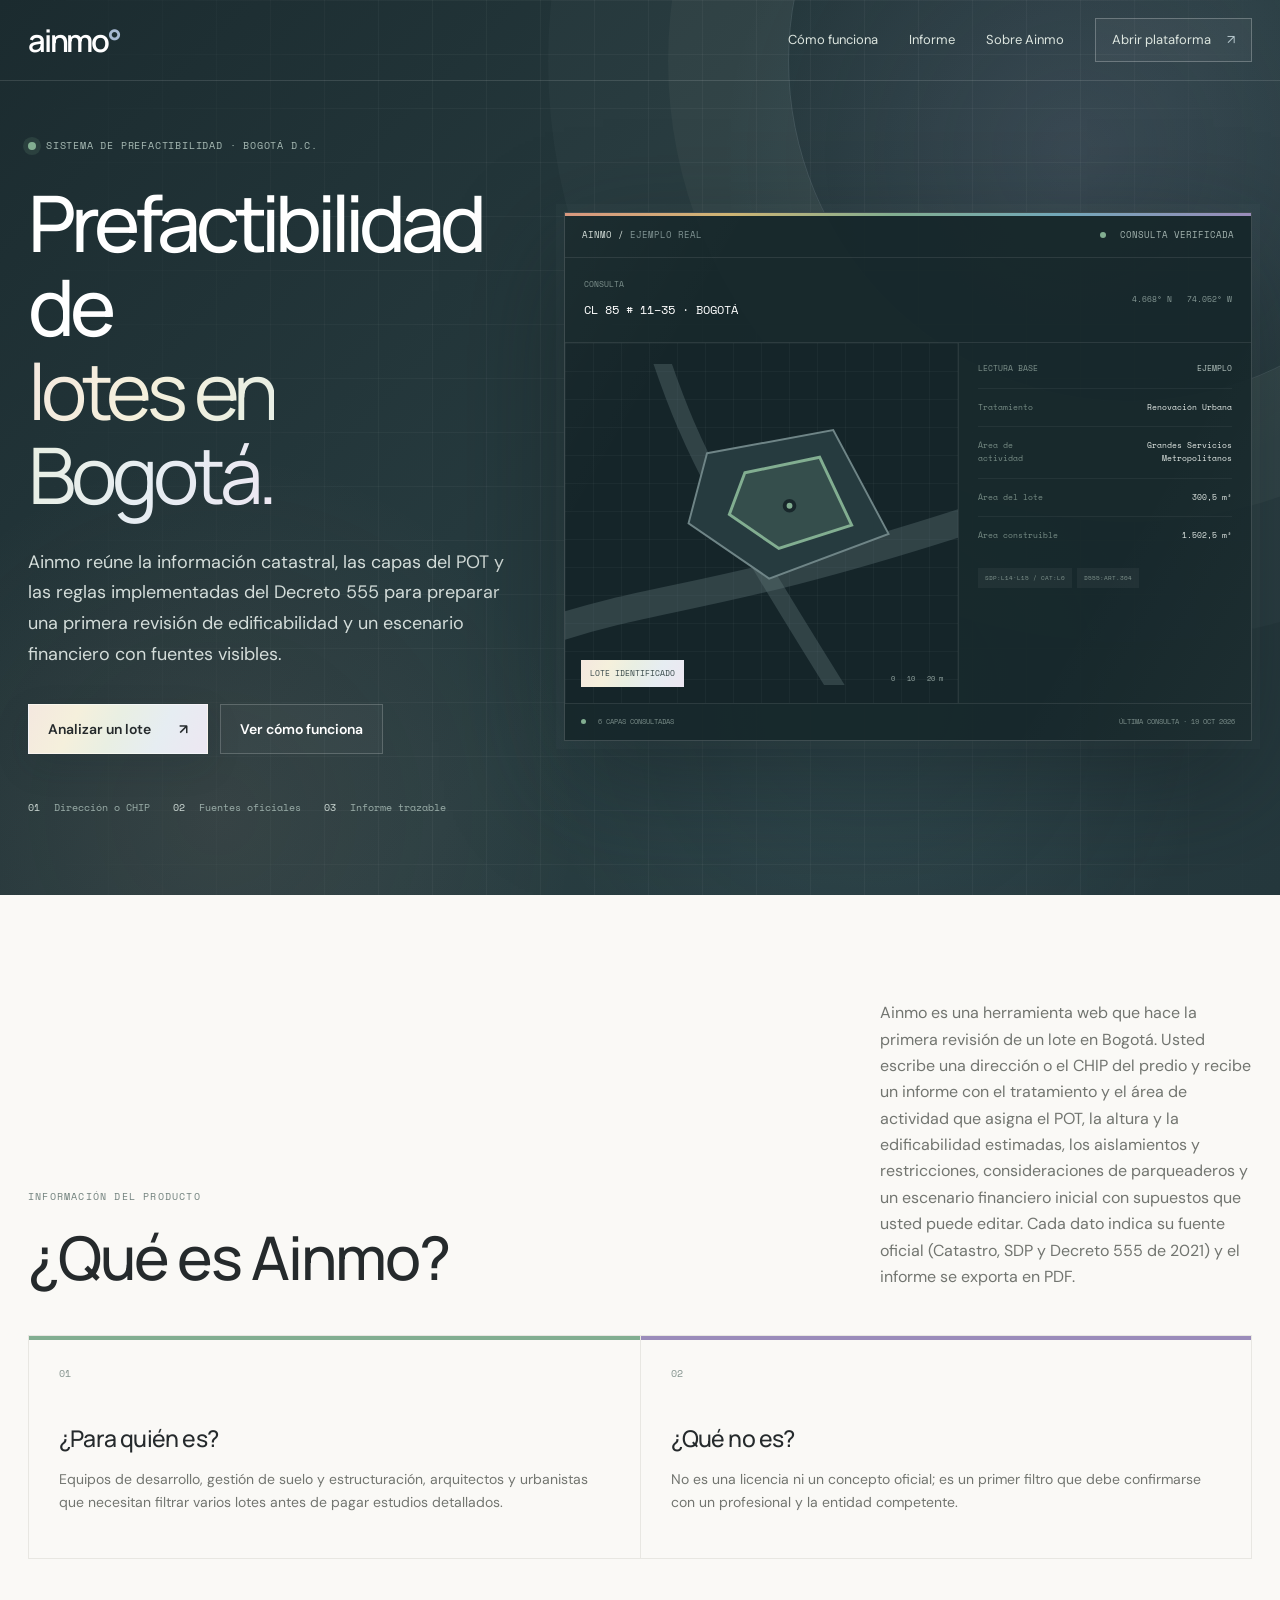
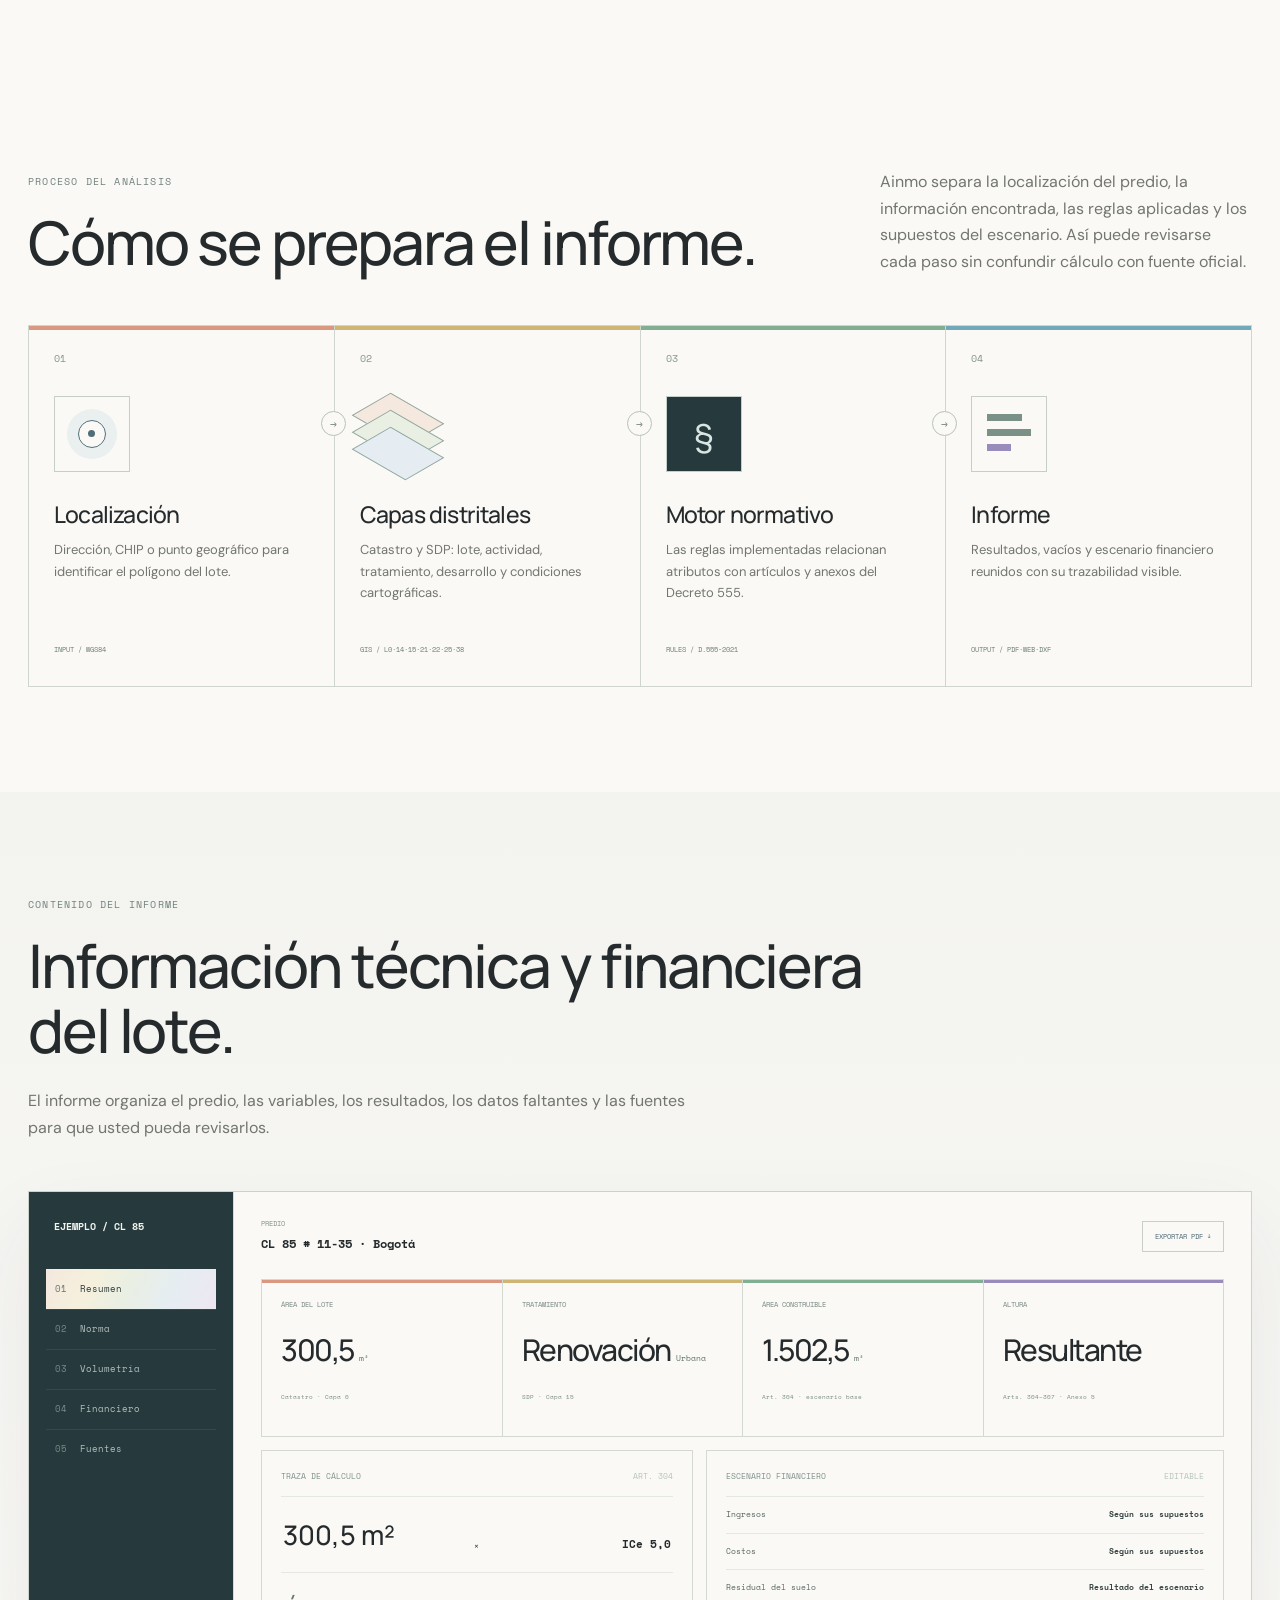
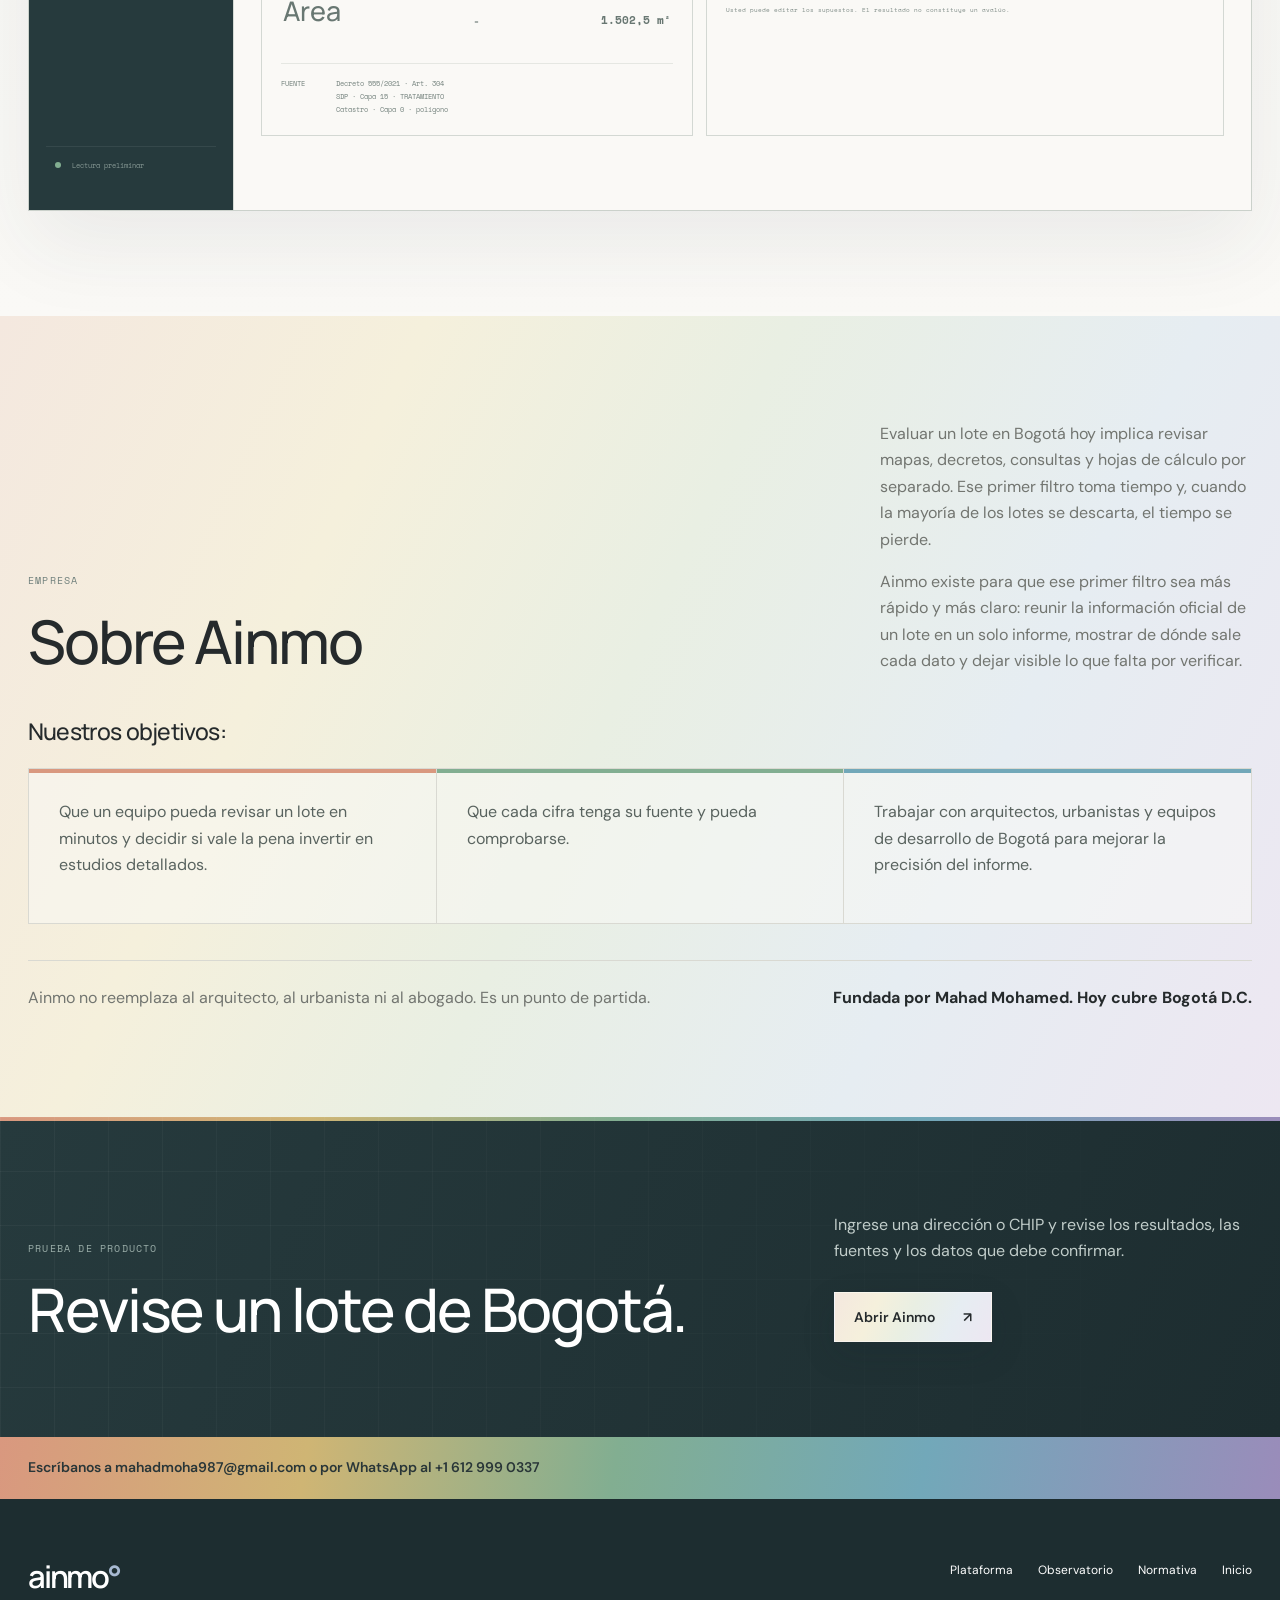
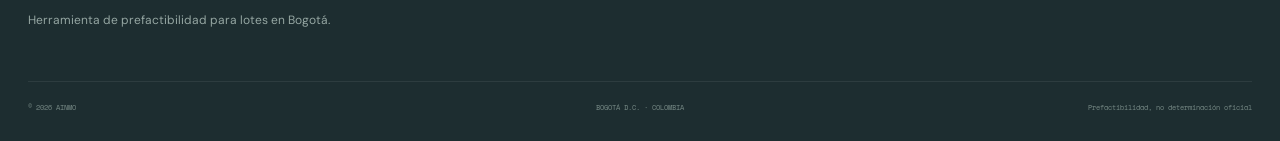
<file: empresa.html>
<!doctype html>
<html lang="es-CO">
<head>
  <meta charset="utf-8">
  <meta name="viewport" content="width=device-width,initial-scale=1">
  <title>Ainmo — Prefactibilidad técnica de lotes en Bogotá</title>
  <meta name="description" content="Ainmo conecta Catastro, cartografía distrital y Decreto 555 para producir una primera lectura urbanística, volumétrica y financiera de un lote en Bogotá.">
  <link rel="canonical" href="https://ainmo.uk/empresa">
  <meta property="og:title" content="Ainmo — Prefactibilidad técnica de lotes en Bogotá">
  <meta property="og:description" content="De una dirección o CHIP a una lectura urbanística, volumétrica y financiera trazable.">
  <meta property="og:image" content="https://ainmo.uk/static/ainmo-bogota-hero.jpg">
  <meta property="og:type" content="website">
  <meta name="theme-color" content="#263a3d">
  <link rel="icon" href="/static/favicon.svg" type="image/svg+xml">
  <link rel="preconnect" href="https://fonts.googleapis.com">
  <link rel="preconnect" href="https://fonts.gstatic.com" crossorigin>
  <link href="https://fonts.googleapis.com/css2?family=DM+Sans:wght@400;500;600&family=Manrope:wght@400;500;600&family=Space+Mono:wght@400;700&display=swap" rel="stylesheet">
  <link rel="stylesheet" href="/static/empresa.css?v=20261019d">
  <script type="application/ld+json">
  {
    "@context": "https://schema.org",
    "@type": "SoftwareApplication",
    "name": "Ainmo",
    "url": "https://ainmo.uk/empresa",
    "applicationCategory": "BusinessApplication",
    "operatingSystem": "Web",
    "description": "Herramienta de prefactibilidad urbanística para lotes en Bogotá con trazabilidad normativa y cartográfica.",
    "inLanguage": "es-CO",
    "creator": {"@type": "Person", "name": "Mahad Mohamed"}
  }
  </script>
</head>
<body>
  <a class="skip" href="#contenido">Saltar al contenido</a>
  <nav class="nav" aria-label="Navegación principal">
    <div class="shell nav-inner">
      <a class="brand" href="/" aria-label="Ainmo, inicio">ainmo<span>°</span></a>
      <div class="nav-links">
        <a href="#sistema">Cómo funciona</a>
        <a href="#informe">Informe</a>
        <a href="#sobre-ainmo">Sobre Ainmo</a>
        <a class="nav-cta" href="/app">Abrir plataforma <span aria-hidden="true">↗</span></a>
      </div>
    </div>
  </nav>

  <main id="contenido">
    <header class="hero">
      <div class="hero-grid" aria-hidden="true"></div>
      <div class="shell hero-layout">
        <div class="hero-copy">
          <div class="system-label"><span></span> SISTEMA DE PREFACTIBILIDAD · BOGOTÁ D.C.</div>
          <h1>Prefactibilidad de<br><em>lotes en Bogotá.</em></h1>
          <p class="hero-lead">Ainmo reúne la información catastral, las capas del POT y las reglas implementadas del Decreto 555 para preparar una primera revisión de edificabilidad y un escenario financiero con fuentes visibles.</p>
          <div class="hero-actions">
            <a class="button primary" href="/app">Analizar un lote <span>↗</span></a>
            <a class="button secondary" href="#sistema">Ver cómo funciona</a>
          </div>
          <div class="hero-proof">
            <span><b>01</b> Dirección o CHIP</span>
            <span><b>02</b> Fuentes oficiales</span>
            <span><b>03</b> Informe trazable</span>
          </div>
        </div>

        <div class="workstation" aria-label="Ejemplo de la interfaz técnica de Ainmo con un resultado real">
          <div class="ws-bar">
            <div class="ws-brand">AINMO / <span>EJEMPLO REAL</span></div>
            <div class="ws-live"><i></i> CONSULTA VERIFICADA</div>
          </div>
          <div class="ws-address">
            <div><span>CONSULTA</span><strong>CL 85 # 11–35 · BOGOTÁ</strong></div>
            <div class="ws-coord">4.668° N&nbsp;&nbsp; 74.052° W</div>
          </div>
          <div class="ws-body">
            <div class="map-panel">
              <div class="map-grid"></div>
              <svg viewBox="0 0 420 330" role="img" aria-label="Polígono esquemático del lote">
                <path class="road" d="M-10 275 C110 235 165 245 435 157"/>
                <path class="road road-two" d="M105 -10 C140 95 173 151 291 340"/>
                <path class="block" d="M154 92 L284 68 L341 175 L218 221 L135 164 Z"/>
                <path class="parcel" d="M193 112 L270 96 L303 166 L228 190 L177 155 Z"/>
                <circle cx="239" cy="146" r="5"/>
              </svg>
              <div class="map-chip">LOTE IDENTIFICADO</div>
              <div class="map-scale">0&nbsp;&nbsp;&nbsp;10&nbsp;&nbsp;&nbsp;20 m</div>
            </div>
            <div class="data-panel">
              <div class="data-title"><span>LECTURA BASE</span><b>EJEMPLO</b></div>
              <dl>
                <div><dt>Tratamiento</dt><dd>Renovación Urbana</dd></div>
                <div><dt>Área de actividad</dt><dd>Grandes Servicios Metropolitanos</dd></div>
                <div><dt>Área del lote</dt><dd>300,5 m²</dd></div>
                <div><dt>Área construible</dt><dd>1.502,5 m²</dd></div>
              </dl>
              <div class="source-code"><span>SDP:L14·L15 / CAT:L0</span><span>D555:ART.304</span></div>
            </div>
          </div>
          <div class="ws-footer">
            <span><i class="ok"></i> 6 CAPAS CONSULTADAS</span>
            <span>ÚLTIMA CONSULTA · 19 OCT 2026</span>
          </div>
        </div>
      </div>
    </header>

    <section class="section system" id="que-es-ainmo">
      <div class="shell">
        <div class="section-heading split compact">
          <div>
            <p class="kicker">INFORMACIÓN DEL PRODUCTO</p>
            <h2>¿Qué es Ainmo?</h2>
          </div>
          <p>Ainmo es una herramienta web que hace la primera revisión de un lote en Bogotá. Usted escribe una dirección o el CHIP del predio y recibe un informe con el tratamiento y el área de actividad que asigna el POT, la altura y la edificabilidad estimadas, los aislamientos y restricciones, consideraciones de parqueaderos y un escenario financiero inicial con supuestos que usted puede editar. Cada dato indica su fuente oficial (Catastro, SDP y Decreto 555 de 2021) y el informe se exporta en PDF.</p>
        </div>
        <div class="user-grid about-grid">
          <article><span>01</span><h3>¿Para quién es?</h3><p>Equipos de desarrollo, gestión de suelo y estructuración, arquitectos y urbanistas que necesitan filtrar varios lotes antes de pagar estudios detallados.</p></article>
          <article><span>02</span><h3>¿Qué no es?</h3><p>No es una licencia ni un concepto oficial; es un primer filtro que debe confirmarse con un profesional y la entidad competente.</p></article>
        </div>
      </div>
    </section>

    <section class="section system" id="sistema">
      <div class="shell">
        <div class="section-heading split">
          <div>
            <p class="kicker">PROCESO DEL ANÁLISIS</p>
            <h2>Cómo se prepara el informe.</h2>
          </div>
          <p>Ainmo separa la localización del predio, la información encontrada, las reglas aplicadas y los supuestos del escenario. Así puede revisarse cada paso sin confundir cálculo con fuente oficial.</p>
        </div>
        <div class="pipeline" role="list" aria-label="Proceso técnico de Ainmo">
          <article role="listitem">
            <div class="pipe-index">01</div><div class="pipe-icon target-icon"><span></span></div>
            <h3>Localización</h3><p>Dirección, CHIP o punto geográfico para identificar el polígono del lote.</p><code>INPUT / WGS84</code>
          </article>
          <article role="listitem">
            <div class="pipe-index">02</div><div class="pipe-icon layers-icon"><i></i><i></i><i></i></div>
            <h3>Capas distritales</h3><p>Catastro y SDP: lote, actividad, tratamiento, desarrollo y condiciones cartográficas.</p><code>GIS / L0·14·15·21·22·25·38</code>
          </article>
          <article role="listitem">
            <div class="pipe-index">03</div><div class="pipe-icon rule-icon"><b>§</b></div>
            <h3>Motor normativo</h3><p>Las reglas implementadas relacionan atributos con artículos y anexos del Decreto 555.</p><code>RULES / D.555-2021</code>
          </article>
          <article role="listitem">
            <div class="pipe-index">04</div><div class="pipe-icon report-icon"><i></i><i></i><i></i></div>
            <h3>Informe</h3><p>Resultados, vacíos y escenario financiero reunidos con su trazabilidad visible.</p><code>OUTPUT / PDF·WEB·DXF</code>
          </article>
        </div>
      </div>
    </section>

    <section class="section report-section" id="informe">
      <div class="shell">
        <div class="section-heading report-heading">
          <p class="kicker">CONTENIDO DEL INFORME</p>
          <h2>Información técnica y financiera del lote.</h2>
          <p>El informe organiza el predio, las variables, los resultados, los datos faltantes y las fuentes para que usted pueda revisarlos.</p>
        </div>
        <div class="report-canvas">
          <aside class="report-nav" aria-label="Secciones del informe">
            <strong>EJEMPLO / CL 85</strong>
            <a class="active" href="#informe"><span>01</span> Resumen</a><a href="#informe"><span>02</span> Norma</a><a href="#informe"><span>03</span> Volumetría</a><a href="#informe"><span>04</span> Financiero</a><a href="#informe"><span>05</span> Fuentes</a>
            <div class="report-nav-status"><i></i> Lectura preliminar</div>
          </aside>
          <div class="report-main">
            <div class="report-topline"><div><span>PREDIO</span><b>CL 85 # 11-35 · Bogotá</b></div><button type="button" tabindex="-1">EXPORTAR PDF ↓</button></div>
            <div class="report-kpis">
              <article><span>ÁREA DEL LOTE</span><strong>300,5</strong><small>m²</small><i>Catastro · Capa 0</i></article>
              <article><span>TRATAMIENTO</span><strong>Renovación</strong><small>Urbana</small><i>SDP · Capa 15</i></article>
              <article><span>ÁREA CONSTRUIBLE</span><strong>1.502,5</strong><small>m²</small><i>Art. 304 · escenario base</i></article>
              <article><span>ALTURA</span><strong>Resultante</strong><small></small><i>Arts. 304–307 · Anexo 5</i></article>
            </div>
            <div class="report-lower">
              <article class="formula-card">
                <div class="card-head"><span>TRAZA DE CÁLCULO</span><b>ART. 304</b></div>
                <div class="formula-line"><em>300,5 m²</em><span>×</span><b>ICe 5,0</b></div>
                <div class="formula-line muted"><em>Área</em><span>=</span><b>1.502,5 m²</b></div>
                <div class="formula-source"><span>FUENTE</span><p>Decreto 555/2021 · Art. 304<br>SDP · Capa 15 · TRATAMIENTO<br>Catastro · Capa 0 · polígono</p></div>
              </article>
              <article class="finance-card">
                <div class="card-head"><span>ESCENARIO FINANCIERO</span><b>EDITABLE</b></div>
                <div class="finance-row"><span>Ingresos</span><b>Según sus supuestos</b></div><div class="finance-row"><span>Costos</span><b>Según sus supuestos</b></div><div class="finance-row"><span>Residual del suelo</span><b>Resultado del escenario</b></div>
                <p>Usted puede editar los supuestos. El resultado no constituye un avalúo.</p>
              </article>
            </div>
          </div>
        </div>
      </div>
    </section>

    <section class="section company" id="sobre-ainmo">
      <div class="shell">
        <div class="section-heading split compact">
          <div><p class="kicker">EMPRESA</p><h2>Sobre Ainmo</h2></div>
          <div class="company-copy">
            <p>Evaluar un lote en Bogotá hoy implica revisar mapas, decretos, consultas y hojas de cálculo por separado. Ese primer filtro toma tiempo y, cuando la mayoría de los lotes se descarta, el tiempo se pierde.</p>
            <p>Ainmo existe para que ese primer filtro sea más rápido y más claro: reunir la información oficial de un lote en un solo informe, mostrar de dónde sale cada dato y dejar visible lo que falta por verificar.</p>
          </div>
        </div>
        <h3 class="company-goals-title">Nuestros objetivos:</h3>
        <ul class="company-goals">
          <li>Que un equipo pueda revisar un lote en minutos y decidir si vale la pena invertir en estudios detallados.</li>
          <li>Que cada cifra tenga su fuente y pueda comprobarse.</li>
          <li>Trabajar con arquitectos, urbanistas y equipos de desarrollo de Bogotá para mejorar la precisión del informe.</li>
        </ul>
        <div class="company-note">
          <p>Ainmo no reemplaza al arquitecto, al urbanista ni al abogado. Es un punto de partida.</p>
          <p><strong>Fundada por Mahad Mohamed. Hoy cubre Bogotá D.C.</strong></p>
        </div>
      </div>
    </section>

    <section class="cta">
      <div class="cta-grid" aria-hidden="true"></div>
      <div class="shell cta-inner"><div><p class="kicker">PRUEBA DE PRODUCTO</p><h2>Revise un lote de Bogotá.</h2></div><div><p>Ingrese una dirección o CHIP y revise los resultados, las fuentes y los datos que debe confirmar.</p><a class="button primary" href="/app">Abrir Ainmo <span>↗</span></a></div></div>
    </section>
  </main>

  <div class="contact-line"><div class="shell">Escríbanos a <a href="mailto:mahadmoha987@gmail.com">mahadmoha987@gmail.com</a> o por WhatsApp al <a href="https://wa.me/16129990337">+1 612 999 0337</a></div></div>

  <footer>
    <div class="shell footer-main"><div><a class="brand" href="/">ainmo<span>°</span></a><p>Herramienta de prefactibilidad para lotes en Bogotá.</p></div><div class="footer-links"><a href="/app">Plataforma</a><a href="/observatorio">Observatorio</a><a href="/normativa">Normativa</a><a href="/">Inicio</a></div></div>
    <div class="shell footer-bottom"><span>© 2026 AINMO</span><span>BOGOTÁ D.C. · COLOMBIA</span><span>Prefactibilidad, no determinación oficial</span></div>
  </footer>
</body>
</html>
</file>
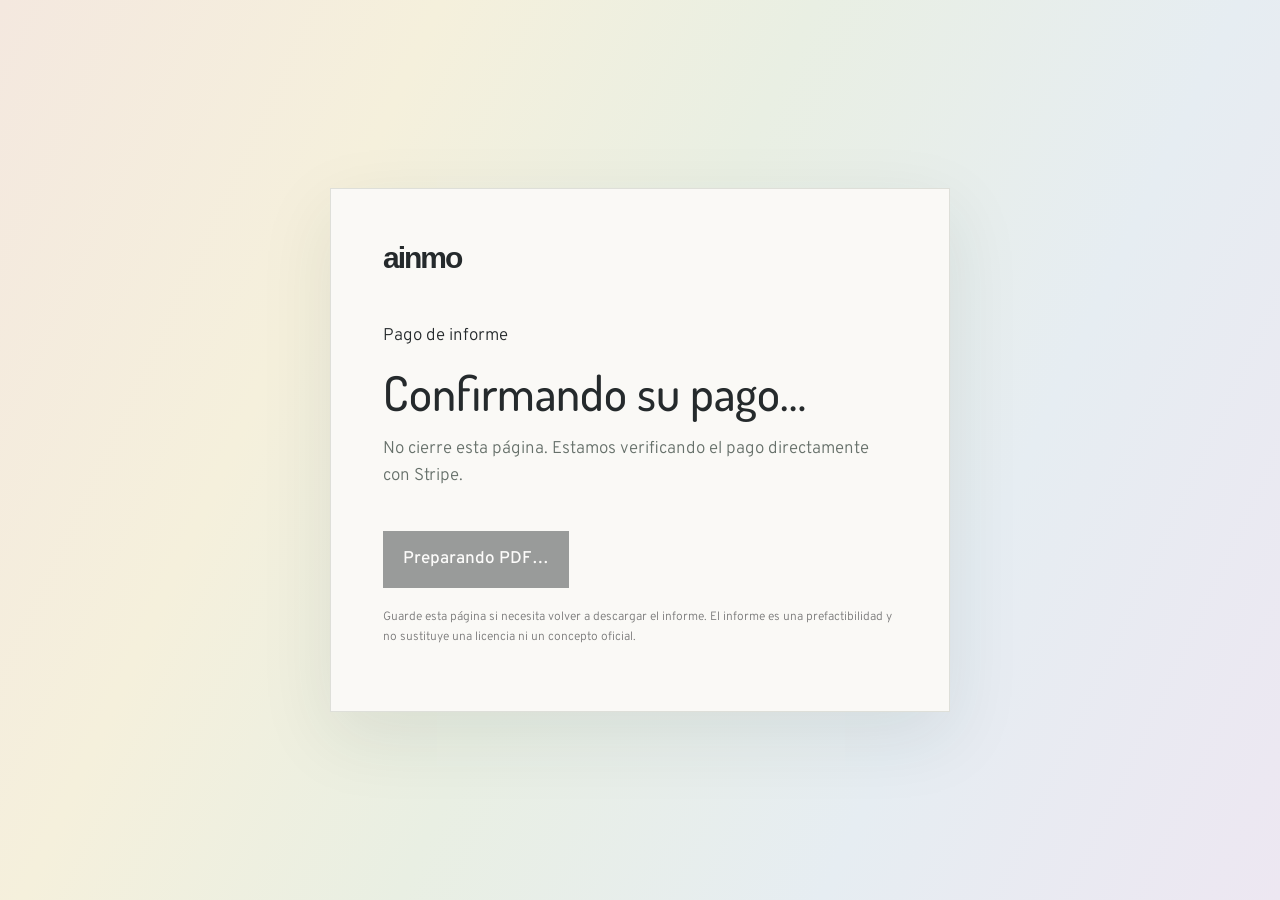
<file: templates/checkout_success.html>
<!doctype html>
<html lang="es-CO">
<head>
  <meta charset="utf-8"><meta name="viewport" content="width=device-width,initial-scale=1">
  <meta name="robots" content="noindex,nofollow">
  <title>Su informe está listo | Ainmo</title>
  <link rel="preconnect" href="https://fonts.googleapis.com"><link rel="preconnect" href="https://fonts.gstatic.com" crossorigin>
  <link href="https://fonts.googleapis.com/css2?family=Dosis:wght@400;500;600&family=Overpass:wght@300;400;500;600&display=swap" rel="stylesheet">
  <style>
    :root{--ink:#252a2c;--muted:#66706a;--paper:#faf9f6;--pearl:linear-gradient(115deg,#f4e8df,#f5f0dc 26%,#e9efe3 48%,#e6edf2 73%,#ede7f2)}
    *{box-sizing:border-box}body{margin:0;min-height:100vh;display:grid;place-items:center;background:var(--pearl);color:var(--ink);font:300 17px/1.6 Overpass,sans-serif;padding:24px}.card{width:min(620px,100%);background:var(--paper);padding:52px;border:1px solid #dedfd9;box-shadow:0 24px 70px #24393418}.logo{font:600 30px Arial,sans-serif;letter-spacing:-2px;margin-bottom:48px}h1{font:500 48px/1.05 Dosis,sans-serif;margin:0 0 18px}.message{color:var(--muted)}.button{display:inline-flex;margin-top:24px;background:var(--ink);color:#fff;text-decoration:none;padding:15px 20px;font-weight:500;border:0;cursor:pointer}.button[aria-disabled=true]{opacity:.45;pointer-events:none}.error{color:#a33b32}.small{font-size:12px;color:#777;margin-top:20px}@media(max-width:520px){.card{padding:32px}h1{font-size:39px}}
  </style>
</head>
<body><main class="card"><div class="logo">ainmo</div><p>Pago de informe</p><h1 id="title">Confirmando su pago…</h1><p class="message" id="message">No cierre esta página. Estamos verificando el pago directamente con Stripe.</p><a class="button" id="download" aria-disabled="true" href="#">Preparando PDF…</a><p class="small">Guarde esta página si necesita volver a descargar el informe. El informe es una prefactibilidad y no sustituye una licencia ni un concepto oficial.</p></main>
<script>
  const sessionId = {{ session_id | tojson }};
  const title = document.getElementById('title');
  const message = document.getElementById('message');
  const download = document.getElementById('download');
  async function verify(){
    if(!sessionId){ title.textContent='No encontramos el pago'; message.textContent='Vuelva al informe e inicie el pago nuevamente.'; download.hidden=true; return; }
    try{
      const response=await fetch('/api/checkout/status?session_id='+encodeURIComponent(sessionId),{cache:'no-store'});
      const data=await response.json();
      if(!response.ok||!data.ok) throw new Error(data.message||'El pago aún no está confirmado.');
      title.textContent='Su informe está listo';
      message.textContent=(data.address||'Predio consultado')+' · Lote '+data.lotcodigo;
      download.textContent='Descargar informe PDF ↓';
      download.href='/api/report?checkout_session_id='+encodeURIComponent(sessionId);
      download.setAttribute('aria-disabled','false');
    }catch(error){ title.textContent='No pudimos confirmar el pago'; message.textContent=error.message; message.classList.add('error'); download.hidden=true; }
  }
  verify();
</script></body></html>
</file>
<file: static/empresa.css>
:root{--ink:#252a2c;--muted:#727570;--paper:#faf9f6;--paper-2:#f3f3f0;--line:#e8e7e2;--night:#1b2b2f;--night-2:#263a3d;--accent:#516d78;--acid:#82ae91;--mint:#82ae91;--blue:#72a8b9;--peach:#d9987f;--violet:#9a8cba;--rainbow:linear-gradient(100deg,#d9987f 0%,#cfb574 24%,#82ae91 48%,#72a8b9 72%,#9a8cba 100%);--pearl:linear-gradient(115deg,#f4e8df 0%,#f5f0dc 26%,#e9efe3 48%,#e6edf2 73%,#ede7f2 100%)}
*{box-sizing:border-box}html{scroll-behavior:smooth;scroll-padding-top:84px}body{margin:0;background:var(--paper);color:var(--ink);font:400 16px/1.65 'DM Sans',Arial,sans-serif}a{color:inherit;text-decoration:none}h1,h2,h3,p,blockquote,dl,dd{margin-top:0}h1,h2,h3,blockquote{font-family:'Manrope',Arial,sans-serif;line-height:1.08;letter-spacing:-.035em}h2{font-size:clamp(39px,4.7vw,70px);font-weight:500}h3{font-size:23px;font-weight:500}code,.kicker,.system-label,.ws-bar,.pipe-index,.pipeline code,.report-canvas,.footer-bottom{font-family:'Space Mono',monospace}.shell{width:min(1240px,calc(100% - 56px));margin-inline:auto}.skip{position:fixed;top:-80px;left:16px;z-index:100;background:#fff;padding:12px 18px}.skip:focus{top:12px}:focus-visible{outline:3px solid var(--acid);outline-offset:5px}
.brand{font:600 31px/1 'Manrope',sans-serif;letter-spacing:-.07em;color:#fff}.brand span{color:#a7b9d1}.nav{position:absolute;inset:0 0 auto;z-index:30;border-bottom:1px solid #ffffff1f;color:#dce5df}.nav-inner{height:80px;display:flex;align-items:center;justify-content:space-between;gap:30px}.nav-links{display:flex;align-items:center;gap:31px;font-size:13px}.nav-links>a:not(.nav-cta):hover{color:#fff}.nav-cta{padding:10px 16px;border:1px solid #ffffff40;background:#ffffff0a}.nav-cta span{margin-left:13px;color:#b8c9cf}
.hero{position:relative;min-height:760px;overflow:hidden;padding:138px 0 80px;background:radial-gradient(circle at 84% 17%,#9a8cba24 0,transparent 27%),radial-gradient(circle at 68% 78%,#72a8b91f 0,transparent 31%),radial-gradient(circle at 17% 91%,#d9987f16 0,transparent 27%),linear-gradient(135deg,#1b2b2f,#293e42 58%,#25383d);color:#fff}.hero::before{content:'';position:absolute;width:680px;height:680px;right:-190px;top:-280px;border:1px solid #c7d7dd29;border-radius:50%;box-shadow:0 0 0 120px #e9efe309,0 0 0 240px #ede7f206}.hero-grid,.cta-grid{position:absolute;inset:0;background-image:linear-gradient(#ffffff0a 1px,transparent 1px),linear-gradient(90deg,#ffffff0a 1px,transparent 1px);background-size:54px 54px;mask-image:linear-gradient(90deg,transparent,#000 34%,#000 86%,transparent)}.hero-layout{position:relative;z-index:2;display:grid;grid-template-columns:.82fr 1.18fr;gap:58px;align-items:center}.system-label{display:flex;align-items:center;gap:10px;margin-bottom:25px;color:#a8bbb5;font-size:10px;letter-spacing:.08em}.system-label span{width:8px;height:8px;border-radius:50%;background:var(--mint);box-shadow:0 0 0 5px #82ae9124}.hero h1{margin-bottom:30px;font-size:clamp(58px,6.1vw,91px);font-weight:500;letter-spacing:-.065em}.hero h1 em{font-weight:400;background:var(--pearl);-webkit-background-clip:text;background-clip:text;color:transparent;font-style:normal}.hero-lead{max-width:580px;margin-bottom:35px;color:#d4ddda;font-size:18px;line-height:1.7}.hero-actions{display:flex;flex-wrap:wrap;gap:12px;margin-bottom:46px}.button{display:inline-flex;align-items:center;justify-content:center;gap:28px;min-height:50px;padding:12px 19px;border:1px solid transparent;font-weight:600;font-size:14px;transition:transform .2s ease,background .2s ease}.button:hover{transform:translateY(-2px)}.button.primary{background:var(--pearl);color:var(--ink);border-color:#ffffff73;box-shadow:0 12px 34px #17262b22}.button.secondary{border-color:#ffffff31;background:#ffffff08;color:#fff}.hero-proof{display:flex;flex-wrap:wrap;gap:11px 23px;color:#9cafaa;font:10px 'Space Mono',monospace}.hero-proof b{margin-right:8px;color:#d0dcd7;font-weight:400}
.workstation{position:relative;overflow:hidden;border:1px solid #ffffff2b;background:#17282bf2;box-shadow:0 40px 110px #10191b73,0 0 0 8px #ffffff05;font-family:'Space Mono',monospace}.workstation::before{content:'';position:absolute;z-index:3;inset:0 0 auto;height:3px;background:var(--rainbow)}.workstation::after{content:'';position:absolute;inset:0;pointer-events:none;background:linear-gradient(120deg,#ffffff06,transparent 20%,transparent 75%,#e6edf208)}.ws-bar,.ws-footer,.ws-address{display:flex;align-items:center;justify-content:space-between;gap:16px}.ws-bar{height:45px;padding:0 17px;border-bottom:1px solid #ffffff17;color:#d4ded9;font-size:9px}.ws-brand span{color:#7f9292}.ws-live{color:#a3b3af}.ws-live i,.ok{display:inline-block;width:6px;height:6px;margin-right:8px;border-radius:50%;background:var(--mint)}.ws-address{padding:20px 19px;border-bottom:1px solid #ffffff17}.ws-address span{display:block;margin-bottom:4px;color:#7d918d;font-size:8px}.ws-address strong{font-size:12px;font-weight:400}.ws-coord{color:#879a96;font-size:8px}.ws-body{display:grid;grid-template-columns:1.15fr .85fr;min-height:360px}
.map-panel{position:relative;overflow:hidden;border-right:1px solid #ffffff17;background:#152529}.map-grid{position:absolute;inset:0;background-image:linear-gradient(#ffffff08 1px,transparent 1px),linear-gradient(90deg,#ffffff08 1px,transparent 1px);background-size:28px 28px}.map-panel svg{position:absolute;inset:6% -5% auto;width:110%;height:89%}.map-panel .road{fill:none;stroke:#5f7576;stroke-width:28;opacity:.38}.map-panel .road-two{stroke-width:18}.map-panel .block{fill:#263b3f;stroke:#6f8587;stroke-width:2}.map-panel .parcel{fill:#82ae9129;stroke:var(--mint);stroke-width:3}.map-panel circle{fill:var(--mint);stroke:#18272b;stroke-width:4}.map-chip{position:absolute;left:16px;bottom:16px;padding:7px 9px;background:var(--pearl);color:#344547;font-size:8px}.map-scale{position:absolute;right:15px;bottom:18px;color:#93a5a1;font-size:7px}
.data-panel{padding:19px}.data-title,.card-head{display:flex;align-items:center;justify-content:space-between;gap:15px;margin-bottom:13px;color:#7e918b;font-size:8px}.data-title b,.card-head b{color:#b4c3be;font-weight:400}.data-panel dl{margin:0}.data-panel dl div{display:flex;justify-content:space-between;gap:12px;padding:12px 0;border-top:1px solid #ffffff0d;font-size:8px}.data-panel dt{color:#788d86}.data-panel dd{color:#e5ece8;text-align:right}.source-code{display:flex;gap:5px;margin-top:14px;flex-wrap:wrap}.source-code span{padding:5px 7px;background:#ffffff0b;color:#81948e;font-size:6px}.ws-footer{height:37px;padding:0 16px;border-top:1px solid #ffffff17;color:#788b87;font-size:7px}.ws-footer .ok{width:5px;height:5px}
.section{padding:105px 0}.section-heading{margin-bottom:50px}.section-heading.split{display:grid;grid-template-columns:1.35fr .65fr;gap:80px;align-items:end}.section-heading h2{margin:0}.section-heading>p:last-child{margin:0;color:var(--muted)}.section-heading.compact{margin-bottom:45px}.kicker{margin:0 0 20px;color:#71817d;font-size:10px;letter-spacing:.12em}.system{background:var(--paper)}
.pipeline{display:grid;grid-template-columns:repeat(4,1fr);border-top:1px solid #cfd6cf;border-left:1px solid #cfd6cf}.pipeline article{position:relative;min-height:325px;padding:25px;border-right:1px solid #cfd6cf;border-bottom:1px solid #cfd6cf}.pipeline article:nth-child(1){box-shadow:inset 0 4px 0 var(--peach)}.pipeline article:nth-child(2){box-shadow:inset 0 4px 0 #cfb574}.pipeline article:nth-child(3){box-shadow:inset 0 4px 0 var(--mint)}.pipeline article:nth-child(4){box-shadow:inset 0 4px 0 var(--blue)}.pipeline article:not(:last-child)::after{content:'→';position:absolute;z-index:2;right:-12px;top:85px;width:23px;height:23px;display:grid;place-items:center;border:1px solid #b8c2ba;border-radius:50%;background:var(--paper);color:#78877d;font:11px 'Space Mono',monospace}.pipe-index{color:#87958f;font-size:10px}.pipe-icon{position:relative;width:76px;height:76px;margin:28px 0 30px;border:1px solid #c5cec7}.target-icon span{position:absolute;width:28px;height:28px;inset:23px;border:1px solid var(--accent);border-radius:50%;box-shadow:0 0 0 11px #72a8b91f}.target-icon::after{content:'';position:absolute;width:7px;height:7px;left:33px;top:33px;border-radius:50%;background:var(--accent)}.layers-icon{border:0}.layers-icon i{position:absolute;width:62px;height:39px;left:7px;border:1px solid #8fa59c;transform:rotate(30deg) skewX(-30deg)}.layers-icon i:nth-child(1){top:4px;background:#f4e8df}.layers-icon i:nth-child(2){top:21px;background:#e9efe3}.layers-icon i:nth-child(3){top:38px;background:#e6edf2}.rule-icon{display:grid;place-items:center;background:var(--night-2);color:#d9e5e1}.rule-icon b{font:400 37px 'Manrope',sans-serif}.report-icon{padding:17px 15px}.report-icon i{display:block;height:7px;margin:0 0 8px;background:#799186}.report-icon i:nth-child(1){width:78%}.report-icon i:nth-child(2){width:100%}.report-icon i:nth-child(3){width:55%;background:#9a8cba}.pipeline h3{margin-bottom:13px}.pipeline p{min-height:78px;margin-bottom:17px;color:var(--muted);font-size:13px}.pipeline code{color:#6f817a;font-size:7px}
.report-section{background:linear-gradient(180deg,#f3f3f0,var(--paper))}.report-heading{max-width:840px}.report-heading h2{margin-bottom:25px}.report-heading>p:last-child{max-width:660px;color:var(--muted)}.report-canvas{display:grid;grid-template-columns:205px 1fr;min-height:620px;border:1px solid #cbd1cb;background:#faf9f6;box-shadow:0 35px 80px #303d4812;font-size:10px}.report-nav{display:flex;flex-direction:column;padding:25px 17px;border-right:1px solid #d5dbd5;background:#263a3d;color:#b6c2be}.report-nav>strong{margin:2px 8px 34px;color:#f1f4ef;font-size:10px}.report-nav a{display:flex;gap:13px;padding:12px 9px;border-top:1px solid #ffffff12;font-size:9px}.report-nav a span{color:#788b86}.report-nav a.active{background:var(--pearl);color:#293638}.report-nav a.active span{color:#617571}.report-nav-status{margin-top:auto;padding:13px 9px;border-top:1px solid #ffffff12;color:#879995;font-size:7px}.report-nav-status i{display:inline-block;width:6px;height:6px;margin-right:7px;border-radius:50%;background:var(--mint)}
.report-main{padding:26px 27px}.report-topline{display:flex;align-items:center;justify-content:space-between;gap:20px;margin-bottom:25px}.report-topline span{display:block;margin-bottom:5px;color:#88948f;font-size:7px}.report-topline b{font-size:12px}.report-topline button{padding:9px 12px;border:1px solid #c8cec8;background:transparent;color:#516d78;font:7px 'Space Mono',monospace}.report-kpis{display:grid;grid-template-columns:repeat(4,1fr);border-top:1px solid #d3d8d3;border-left:1px solid #d3d8d3}.report-kpis article{min-height:157px;padding:19px;border-right:1px solid #d3d8d3;border-bottom:1px solid #d3d8d3}.report-kpis article:nth-child(1){box-shadow:inset 0 3px 0 var(--peach)}.report-kpis article:nth-child(2){box-shadow:inset 0 3px 0 #cfb574}.report-kpis article:nth-child(3){box-shadow:inset 0 3px 0 var(--mint)}.report-kpis article:nth-child(4){box-shadow:inset 0 3px 0 var(--violet)}.report-kpis span{display:block;min-height:30px;color:#7a8984;font-size:7px}.report-kpis strong{font:500 30px 'Manrope',sans-serif;letter-spacing:-.05em}.report-kpis small{margin-left:5px;color:#5f716b}.report-kpis i{display:block;margin-top:22px;color:#798b84;font-style:normal;font-size:6px}.report-lower{display:grid;grid-template-columns:1fr 1.2fr;gap:13px;margin-top:13px}.report-lower>article{min-height:285px;padding:19px;border:1px solid #d3d8d3}.formula-line{display:grid;grid-template-columns:1fr auto 1fr;align-items:end;padding:19px 2px;border-top:1px solid #e5e7e2;font-size:8px}.formula-line em{font:500 27px 'Manrope',sans-serif;font-style:normal}.formula-line b{text-align:right;font-size:11px}.formula-line.muted{color:#687772}.formula-source{display:grid;grid-template-columns:55px 1fr;margin-top:15px;padding-top:14px;border-top:1px solid #e5e7e2;color:#75837e;font-size:7px}.formula-source p{margin:0;line-height:1.8}.finance-row{display:flex;justify-content:space-between;gap:15px;padding:11px 0;border-top:1px solid #e5e7e2;color:#53635e;font-size:8px}.finance-row b{color:#354343}.finance-card p{color:#7e8b86;font:6px/1.6 'Space Mono',monospace}
.user-grid{display:grid;grid-template-columns:repeat(2,1fr);border-top:1px solid var(--line);border-left:1px solid var(--line)}.user-grid article{min-height:220px;padding:30px;border-right:1px solid var(--line);border-bottom:1px solid var(--line)}.user-grid article:first-child{box-shadow:inset 0 4px 0 var(--mint)}.user-grid article:last-child{box-shadow:inset 0 4px 0 var(--violet)}.user-grid span{display:block;margin-bottom:45px;color:#84938e;font:10px 'Space Mono',monospace}.user-grid h3{margin-bottom:17px}.user-grid p{max-width:540px;color:var(--muted);font-size:14px}
.company{background:var(--pearl)}.company-copy p{color:var(--muted);font-size:16px}.company-copy p:last-child{margin-bottom:0}.company-goals-title{margin-bottom:24px}.company-goals{display:grid;grid-template-columns:repeat(3,1fr);margin:0;padding:0;border-top:1px solid #d9d9d2;border-left:1px solid #d9d9d2;list-style:none}.company-goals li{min-height:155px;padding:30px;border-right:1px solid #d9d9d2;border-bottom:1px solid #d9d9d2;color:#59635f;background:#faf9f68c}.company-goals li:nth-child(1){box-shadow:inset 0 4px 0 var(--peach)}.company-goals li:nth-child(2){box-shadow:inset 0 4px 0 var(--mint)}.company-goals li:nth-child(3){box-shadow:inset 0 4px 0 var(--blue)}.company-note{display:flex;justify-content:space-between;gap:35px;margin-top:36px;padding-top:24px;border-top:1px solid #d9d9d2}.company-note p{margin:0}.company-note p:first-child{max-width:650px;color:var(--muted)}.contact-line{padding:19px 0;background:var(--rainbow);color:#293638;font-size:14px;font-weight:600}
.cta{position:relative;overflow:hidden;padding:95px 0;background:linear-gradient(115deg,#263a3d,#1d2d30);color:#fff}.cta::before{content:'';position:absolute;inset:0 0 auto;height:4px;background:var(--rainbow)}.cta-grid{mask-image:linear-gradient(90deg,#000,transparent)}.cta-inner{position:relative;z-index:2;display:grid;grid-template-columns:1.25fr .75fr;gap:110px;align-items:end}.cta h2{max-width:720px;margin:0}.cta .kicker{color:#9cafaa}.cta p:not(.kicker){margin-bottom:28px;color:#c1cdca}footer{padding:62px 0 28px;background:#1d2d30;color:#fff}.footer-main{display:flex;justify-content:space-between;gap:30px}.footer-main p{margin:15px 0 0;color:#95a6a2;font-size:12px}.footer-links{display:flex;flex-wrap:wrap;gap:25px;font-size:12px}.footer-links a:hover{color:#b7cbd2}.footer-bottom{display:grid;grid-template-columns:1fr 1fr 1fr;gap:20px;margin-top:50px;padding-top:20px;border-top:1px solid #ffffff12;color:#778a86;font-size:7px}.footer-bottom span:nth-child(2){text-align:center}.footer-bottom span:last-child{text-align:right}
@media(max-width:1050px){.hero-layout{grid-template-columns:1fr;gap:60px}.hero-copy{max-width:760px}.workstation{max-width:820px}.hero{padding-top:140px}.section-heading.split{grid-template-columns:1fr;gap:30px}.pipeline{grid-template-columns:1fr 1fr}.pipeline article:nth-child(2)::after{display:none}.report-kpis{grid-template-columns:1fr 1fr}.company-goals{grid-template-columns:1fr}.company-goals li{min-height:0}}
@media(max-width:760px){.shell{width:calc(100% - 32px)}.nav-links>a:not(.nav-cta){display:none}.nav-inner{height:70px}.hero{min-height:0;padding:120px 0 70px}.hero h1{font-size:54px}.hero-lead{font-size:16px}.hero-actions{flex-direction:column}.button{width:100%}.hero-proof{display:grid}.ws-body{grid-template-columns:1fr;grid-template-rows:280px auto}.map-panel{border-right:0;border-bottom:1px solid #ffffff17}.ws-address{align-items:flex-start;flex-direction:column}.data-panel{min-height:225px}.ws-footer span:last-child{display:none}.section{padding:78px 0}.section-heading{margin-bottom:40px}.pipeline{grid-template-columns:1fr}.pipeline article{min-height:310px}.pipeline article::after{display:none}.pipeline p{min-height:0}.report-canvas{grid-template-columns:1fr}.report-nav{display:none}.report-main{padding:18px}.report-kpis,.report-lower{grid-template-columns:1fr}.report-kpis article{min-height:130px}.report-lower>article{min-height:270px}.user-grid,.cta-inner{grid-template-columns:1fr;gap:0}.user-grid article{min-height:0}.company-note{display:grid}.cta-inner{gap:40px}.cta{padding:80px 0}.footer-main,.footer-bottom{grid-template-columns:1fr;display:grid}.footer-bottom span:nth-child(2),.footer-bottom span:last-child{text-align:left}}
@media(prefers-reduced-motion:reduce){html{scroll-behavior:auto}.button{transition:none}}
</file>
